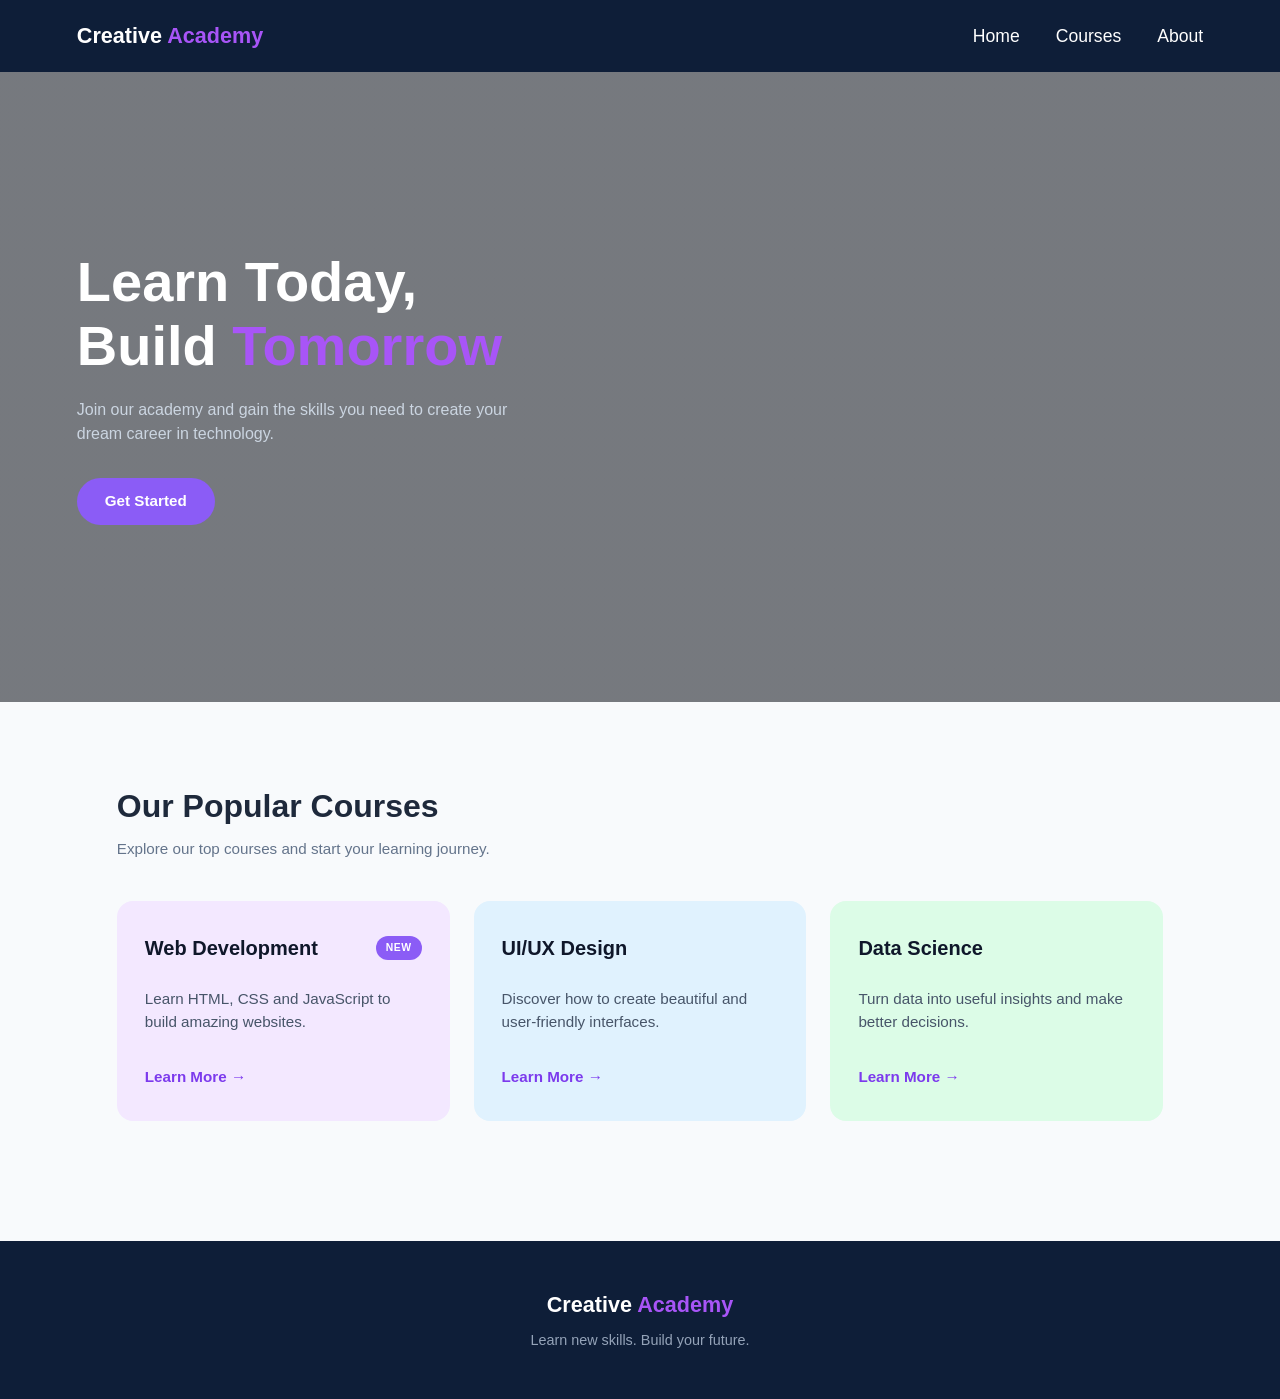
<file: Task_2/index.html>
<!DOCTYPE html>
<html lang="en">

<head>
    <meta charset="UTF-8">
    <meta name="viewport" content="width=device-width, initial-scale=1.0">
    <meta http-equiv="refresh" content="30">
    <title>Hadear || Task 2</title>
    <link rel="stylesheet" href="style.css">

</head>

<body>

    <header class="main-header" id="home">
        <nav class="navbar">
            <div class="logo">Creative <span>Academy</span></div>
            <ul class="nav-links">
                <li><a href="#home" class="active">Home</a></li>
                <li><a href="#courses">Courses</a></li>
                <li><a href="#about">About</a></li>
            </ul>
        </nav>
    </header>

    <section class="hero-section">
        <div class="hero-content">
            <h1>Learn Today,<br>Build <span>Tomorrow</span></h1>
            <p>Join our academy and gain the skills you need to create your dream career in technology.</p>
            <a href="#courses" class="btn-primary">Get Started</a>
        </div>
    </section>

    <section class="courses-section" id="courses">
        <div class="container">
            <div class="section-header">
                <h2>Our Popular Courses</h2>
                <p>Explore our top courses and start your learning journey.</p>
            </div>

            <div class="courses-grid">
                <div class="course-card card-web">
                    <div class="card-header">
                        <h3>Web Development</h3>
                        <span class="badge">NEW</span>
                    </div>
                    <p>Learn HTML, CSS and JavaScript to build amazing websites.</p>
                    <a href="#" class="card-link">Learn More &rarr;</a>
                </div>

                <div class="course-card card-ui">
                    <div class="card-header">
                        <h3>UI/UX Design</h3>
                    </div>
                    <p>Discover how to create beautiful and user-friendly interfaces.</p>
                    <a href="#" class="card-link">Learn More &rarr;</a>
                </div>

                <div class="course-card card-data">
                    <div class="card-header">
                        <h3>Data Science</h3>
                    </div>
                    <p>Turn data into useful insights and make better decisions.</p>
                    <a href="#" class="card-link">Learn More &rarr;</a>
                </div>
            </div>
        </div>
    </section>

    <footer class="footer" id="about">
        <div class="footer-logo">Creative <span>Academy</span></div>
        <p class="footer-text">Learn new skills. Build your future.</p>
    </footer>

</body>

</html>
</file>
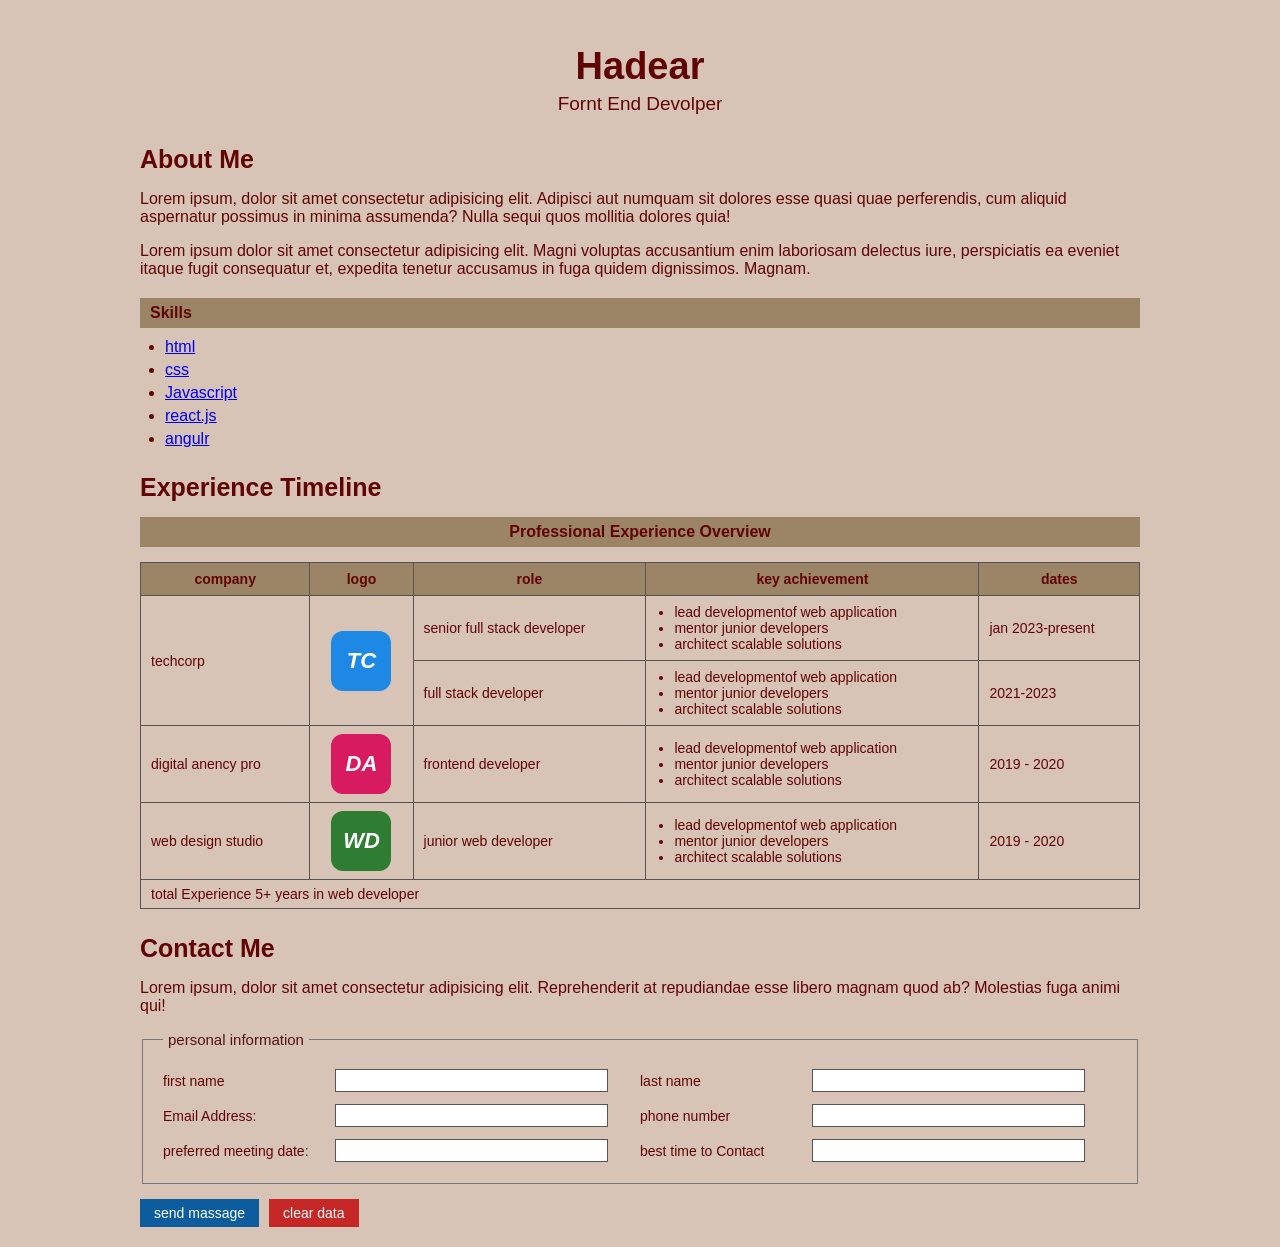
<file: Task_1/Task_1.html>
<!DOCTYPE html>
<html lang="en">

<head>
    <meta charset="UTF-8">
    <meta name="viewport" content="width=device-width, initial-scale=1.0">
    <title>Task_1 || Hadear</title>
</head>

<body
    style="font-family: Arial, Helvetica, sans-serif; color: #610404; background-color: #D8C4B6; max-width: 1000px; margin: 0 auto; padding: 20px;">

    <header style="text-align: center; margin-bottom: 30px;">
        <h1 style="color: #610404; font-size: 38px; margin-bottom: 5px;">Hadear</h1>
        <p style="color: #610404; margin-top: 0; font-size: 19px;">Fornt End Devolper</p>
    </header>

    <section>
        <h2 style="color: #610404; font-size: 25px; margin-top: 25px; margin-bottom: 15px;">About Me</h2>
        <p>Lorem ipsum, dolor sit amet consectetur adipisicing elit. Adipisci aut numquam sit dolores esse quasi quae
            perferendis, cum aliquid aspernatur possimus in minima assumenda? Nulla sequi quos mollitia dolores quia!
        </p>
        <p>Lorem ipsum dolor sit amet consectetur adipisicing elit. Magni voluptas accusantium enim laboriosam delectus
            iure, perspiciatis ea eveniet itaque fugit consequatur et, expedita tenetur accusamus in fuga quidem
            dignissimos. Magnam.</p>
    </section>

    <div
        style="background-color: #9c8467; color: #610404; padding: 6px 10px; font-weight: bold; font-size: 16px; margin-top: 20px;">
        Skills
    </div>

    <ul style="margin-top: 10px; padding-left: 25px;">
        <li style="margin-bottom: 5px;"><a href="https://en.wikipedia.org/wiki/HTML"
                style="color: #0000ee; text-decoration: underline;">html</a></li>
        <li style="margin-bottom: 5px;"><a href="https://en.wikipedia.org/wiki/CSS"
                style="color: #0000ee; text-decoration: underline;">css</a></li>
        <li style="margin-bottom: 5px;"><a href="https://en.wikipedia.org/wiki/JavaScript"
                style="color: #0000ee; text-decoration: underline;">Javascript</a></li>
        <li style="margin-bottom: 5px;"><a href="https://en.wikipedia.org/wiki/React_(software)"
                style="color: #0000ee; text-decoration: underline;">react.js</a></li>
        <li style="margin-bottom: 5px;"><a href="https://en.wikipedia.org/wiki/Angular_(web_framework)"
                style="color: #0000ee; text-decoration: underline;">angulr</a></li>
    </ul>

    <section>
        <h2 style="color: #610404; font-size: 25px; margin-top: 25px; margin-bottom: 15px;">Experience Timeline</h2>

        <div
            style="background-color: #9c8467; color: #610404; padding: 6px 10px; font-weight: bold; font-size: 16px; text-align: center; margin-bottom: 15px;">
            Professional Experience Overview
        </div>

        <table style="width: 100%; border-collapse: collapse; font-size: 14px;">
            <thead>
                <tr style="background-color: #9c8467; color: #610404;">
                    <th style="border: 1px solid #555; padding: 8px 10px; text-align: center;">company</th>
                    <th style="border: 1px solid #555; padding: 8px 10px; text-align: center;">logo</th>
                    <th style="border: 1px solid #555; padding: 8px 10px; text-align: center;">role</th>
                    <th style="border: 1px solid #555; padding: 8px 10px; text-align: center;">key achievement</th>
                    <th style="border: 1px solid #555; padding: 8px 10px; text-align: center;">dates</th>
                </tr>
            </thead>
            <tbody>
                <tr>
                    <td rowspan="2" style="border: 1px solid #555; padding: 8px 10px;">techcorp</td>
                    <td rowspan="2" style="border: 1px solid #555; padding: 8px 10px; text-align: center;">
                        <div
                            style="width: 60px; height: 60px; border-radius: 12px; background-color: #1e88e5; color: white; font-size: 22px; font-weight: bold; font-style: italic; display: flex; align-items: center; justify-content: center; margin: auto;">
                            TC</div>
                    </td>
                    <td style="border: 1px solid #555; padding: 8px 10px;">senior full stack developer</td>
                    <td style="border: 1px solid #555; padding: 8px 10px;">
                        <ul style="margin: 0; padding-left: 18px;">
                            <li>lead developmentof web application</li>
                            <li>mentor junior developers</li>
                            <li>architect scalable solutions</li>
                        </ul>
                    </td>
                    <td style="border: 1px solid #555; padding: 8px 10px;">jan 2023-present</td>
                </tr>

                <tr>
                    <td style="border: 1px solid #555; padding: 8px 10px;">full stack developer</td>
                    <td style="border: 1px solid #555; padding: 8px 10px;">
                        <ul style="margin: 0; padding-left: 18px;">
                            <li>lead developmentof web application</li>
                            <li>mentor junior developers</li>
                            <li>architect scalable solutions</li>
                        </ul>
                    </td>
                    <td style="border: 1px solid #555; padding: 8px 10px;">2021-2023</td>
                </tr>

                <tr>
                    <td style="border: 1px solid #555; padding: 8px 10px;">digital anency pro</td>
                    <td style="border: 1px solid #555; padding: 8px 10px; text-align: center;">
                        <div
                            style="width: 60px; height: 60px; border-radius: 12px; background-color: #d81b60; color: white; font-size: 22px; font-weight: bold; font-style: italic; display: flex; align-items: center; justify-content: center; margin: auto;">
                            DA</div>
                    </td>
                    <td style="border: 1px solid #555; padding: 8px 10px;">frontend developer</td>
                    <td style="border: 1px solid #555; padding: 8px 10px;">
                        <ul style="margin: 0; padding-left: 18px;">
                            <li>lead developmentof web application</li>
                            <li>mentor junior developers</li>
                            <li>architect scalable solutions</li>
                        </ul>
                    </td>
                    <td style="border: 1px solid #555; padding: 8px 10px;">2019 - 2020</td>
                </tr>

                <tr>
                    <td style="border: 1px solid #555; padding: 8px 10px;">web design studio</td>
                    <td style="border: 1px solid #555; padding: 8px 10px; text-align: center;">
                        <div
                            style="width: 60px; height: 60px; border-radius: 12px; background-color: #2e7d32; color: white; font-size: 22px; font-weight: bold; font-style: italic; display: flex; align-items: center; justify-content: center; margin: auto;">
                            WD</div>
                    </td>
                    <td style="border: 1px solid #555; padding: 8px 10px;">junior web developer</td>
                    <td style="border: 1px solid #555; padding: 8px 10px;">
                        <ul style="margin: 0; padding-left: 18px;">
                            <li>lead developmentof web application</li>
                            <li>mentor junior developers</li>
                            <li>architect scalable solutions</li>
                        </ul>
                    </td>
                    <td style="border: 1px solid #555; padding: 8px 10px;">2019 - 2020</td>
                </tr>

                <tr>
                    <td colspan="5" style="border: 1px solid #555; padding: 6px 10px; font-size: 14px;">
                        total Experience 5+ years in web developer
                    </td>
                </tr>
            </tbody>
        </table>
    </section>

    <section>
        <h2 style="color: #610404; font-size: 25px; margin-top: 25px; margin-bottom: 15px;">Contact Me</h2>
        <p>Lorem ipsum, dolor sit amet consectetur adipisicing elit. Reprehenderit at repudiandae esse libero magnam
            quod ab? Molestias fuga animi qui!</p>

        <form>
            <fieldset style="border: 1px solid #777; padding: 15px 20px; margin-top: 15px;">
                <legend style="padding: 0 5px; color: #531111; font-size: 15px;">personal information</legend>

                <table style="width: 100%; border-collapse: collapse; font-size: 14px;">
                    <tr>
                        <td style="padding: 6px 0; width: 18%;"><label for="first-name">first name</label></td>
                        <td style="padding: 6px 0; width: 32%;"><input type="text" id="first-name"
                                style="width: 85%; padding: 3px 6px; border: 1px solid #555;"></td>
                        <td style="padding: 6px 0; width: 18%;"><label for="last-name">last name</label></td>
                        <td style="padding: 6px 0; width: 32%;"><input type="text" id="last-name"
                                style="width: 85%; padding: 3px 6px; border: 1px solid #555;"></td>
                    </tr>
                    <tr>
                        <td style="padding: 6px 0;"><label for="email">Email Address:</label></td>
                        <td style="padding: 6px 0;"><input type="email" id="email"
                                style="width: 85%; padding: 3px 6px; border: 1px solid #555;"></td>
                        <td style="padding: 6px 0;"><label for="phone">phone number</label></td>
                        <td style="padding: 6px 0;"><input type="tel" id="phone"
                                style="width: 85%; padding: 3px 6px; border: 1px solid #555;"></td>
                    </tr>
                    <tr>
                        <td style="padding: 6px 0;"><label for="meeting-date">preferred meeting date:</label></td>
                        <td style="padding: 6px 0;"><input type="text" id="meeting-date"
                                style="width: 85%; padding: 3px 6px; border: 1px solid #555;"></td>
                        <td style="padding: 6px 0;"><label for="best-time">best time to Contact</label></td>
                        <td style="padding: 6px 0;"><input type="text" id="best-time"
                                style="width: 85%; padding: 3px 6px; border: 1px solid #555;"></td>
                    </tr>
                </table>
            </fieldset>

            <div style="margin-top: 15px; display: flex; gap: 10px;">
                <button type="submit"
                    style="background-color: #0d5c9d; color: white; border: none; padding: 6px 14px; font-size: 14px; cursor: pointer;">send
                    massage</button>
                <button type="reset"
                    style="background-color: #c62828; color: white; border: none; padding: 6px 14px; font-size: 14px; cursor: pointer;">clear
                    data</button>
            </div>
        </form>
    </section>

</body>

</html>
</file>
<file: Task_2/style.css>
* {
    margin: 0;
    padding: 0;
    box-sizing: border-box;
}

html {
    scroll-behavior: smooth;
}

body {
    font-family:Arial, Helvetica, sans-serif;
    color: #0f172a;
    background-color: #f8fafc;
    line-height: 1.5;
}

a {
    text-decoration: none;
    color: inherit;
}

ul {
    list-style: none;
}

.main-header {
    background-color: #0e1e38;
    padding: 0 6%;
}

.navbar {
    display: flex;
    justify-content: space-between;
    align-items: center;
    padding: 20px 0;
    max-width: 1200px;
    margin: 0 auto;
    width: 100%;
}

.logo {
    font-size: 1.35rem;
    font-weight: 700;
    color: #ffffff;
}

.logo span {
    color: #a855f7;
}

.nav-links {
    display: flex;
    gap: 36px;
}

.nav-links a {
    color: #ffffff;
    font-size: 1.1rem;
    font-weight: 500;
    transition: color 0.2s ease;
}


.nav-links a:hover {
    color: #c084fc;
}

.hero-section {
    position: relative;
    width: 100%;
    min-height: 70vh;
    background: linear-gradient(rgba(11, 15, 23, 0.55), rgba(11, 15, 23, 0.55)), 
                url('https://images.unsplash.com/photo-1506744038136-46273834b3fb?auto=format&fit=crop&w=1920&q=80') no-repeat center center/cover;
    display: flex;
    align-items: center;
    padding: 60px 6%;
}

.hero-content {
    max-width: 1200px;
    margin: 0 auto;
    width: 100%;
}

.hero-content h1 {
    font-size: 3.5rem;
    font-weight: 800;
    color: #ffffff;
    line-height: 1.15;
    margin-bottom: 20px;
}

.hero-content h1 span {
    color: #a855f7;
}

.hero-content p {
    font-size: 1rem;
    color: #cbd5e1;
    max-width: 480px;
    margin-bottom: 32px;
}

.btn-primary {
    display: inline-block;
    background-color: #8b5cf6;
    color: #ffffff;
    padding: 12px 28px;
    border-radius: 9999px;
    font-weight: 600;
    font-size: 0.95rem;
    transition: background-color 0.2s ease, transform 0.1s ease;
}

.btn-primary:hover {
    background-color: #7c3aed;
    transform: translateY(-1px);
}

.courses-section {
    padding: 80px 6%;
    max-width: 1200px;
    margin: 0 auto;
}

.section-header {
    margin-bottom: 40px;
}

.section-header h2 {
    font-size: 2rem;
    font-weight: 700;
    color: #1e293b;
    margin-bottom: 8px;
}

.section-header p {
    font-size: 0.95rem;
    color: #64748b;
}

.courses-grid {
    display: grid;
    grid-template-columns: repeat(auto-fit, minmax(300px, 1fr));
    gap: 24px;
}

.course-card {
    padding: 32px 28px;
    border-radius: 16px;
    display: flex;
    flex-direction: column;
    justify-content: space-between;
    min-height: 220px;
    transition: transform 0.2s ease, box-shadow 0.2s ease;
}

.course-card:hover {
    transform: translateY(-3px);
    box-shadow: 0 12px 20px -5px rgba(0, 0, 0, 0.05);
}

.card-web {
    background-color: #f3e8ff;
}

.card-ui {
    background-color: #e0f2fe;
}

.card-data {
    background-color: #dcfce7;
}

.card-header {
    display: flex;
    justify-content: space-between;
    align-items: center;
    margin-bottom: 16px;
}

.course-card h3 {
    font-size: 1.25rem;
    font-weight: 700;
    color: #0f172a;
}

.badge {
    background-color: #8b5cf6;
    color: #ffffff;
    font-size: 0.65rem;
    font-weight: 700;
    padding: 4px 10px;
    border-radius: 999px;
    letter-spacing: 0.5px;
}

.course-card p {
    font-size: 0.95rem;
    color: #475569;
    line-height: 1.5;
    margin-bottom: 24px;
}

.card-link {
    color: #7c3aed;
    font-weight: 600;
    font-size: 0.95rem;
    transition: color 0.2s ease;
}

.card-link:hover {
    color: #6d28d9;
}

.footer {
    background-color: #0e1e38;
    color: #ffffff;
    text-align: center;
    padding: 48px 20px;
    margin-top: 40px;
}

.footer-logo {
    font-size: 1.35rem;
    font-weight: 700;
    margin-bottom: 8px;
}

.footer-logo span {
    color: #a855f7;
}

.footer-text {
    font-size: 0.9rem;
    color: #94a3b8;
}

/* Responsive Styles */
@media (max-width: 768px) {
    .hero-content h1 {
        font-size: 2.5rem;
    }
}
</file>
